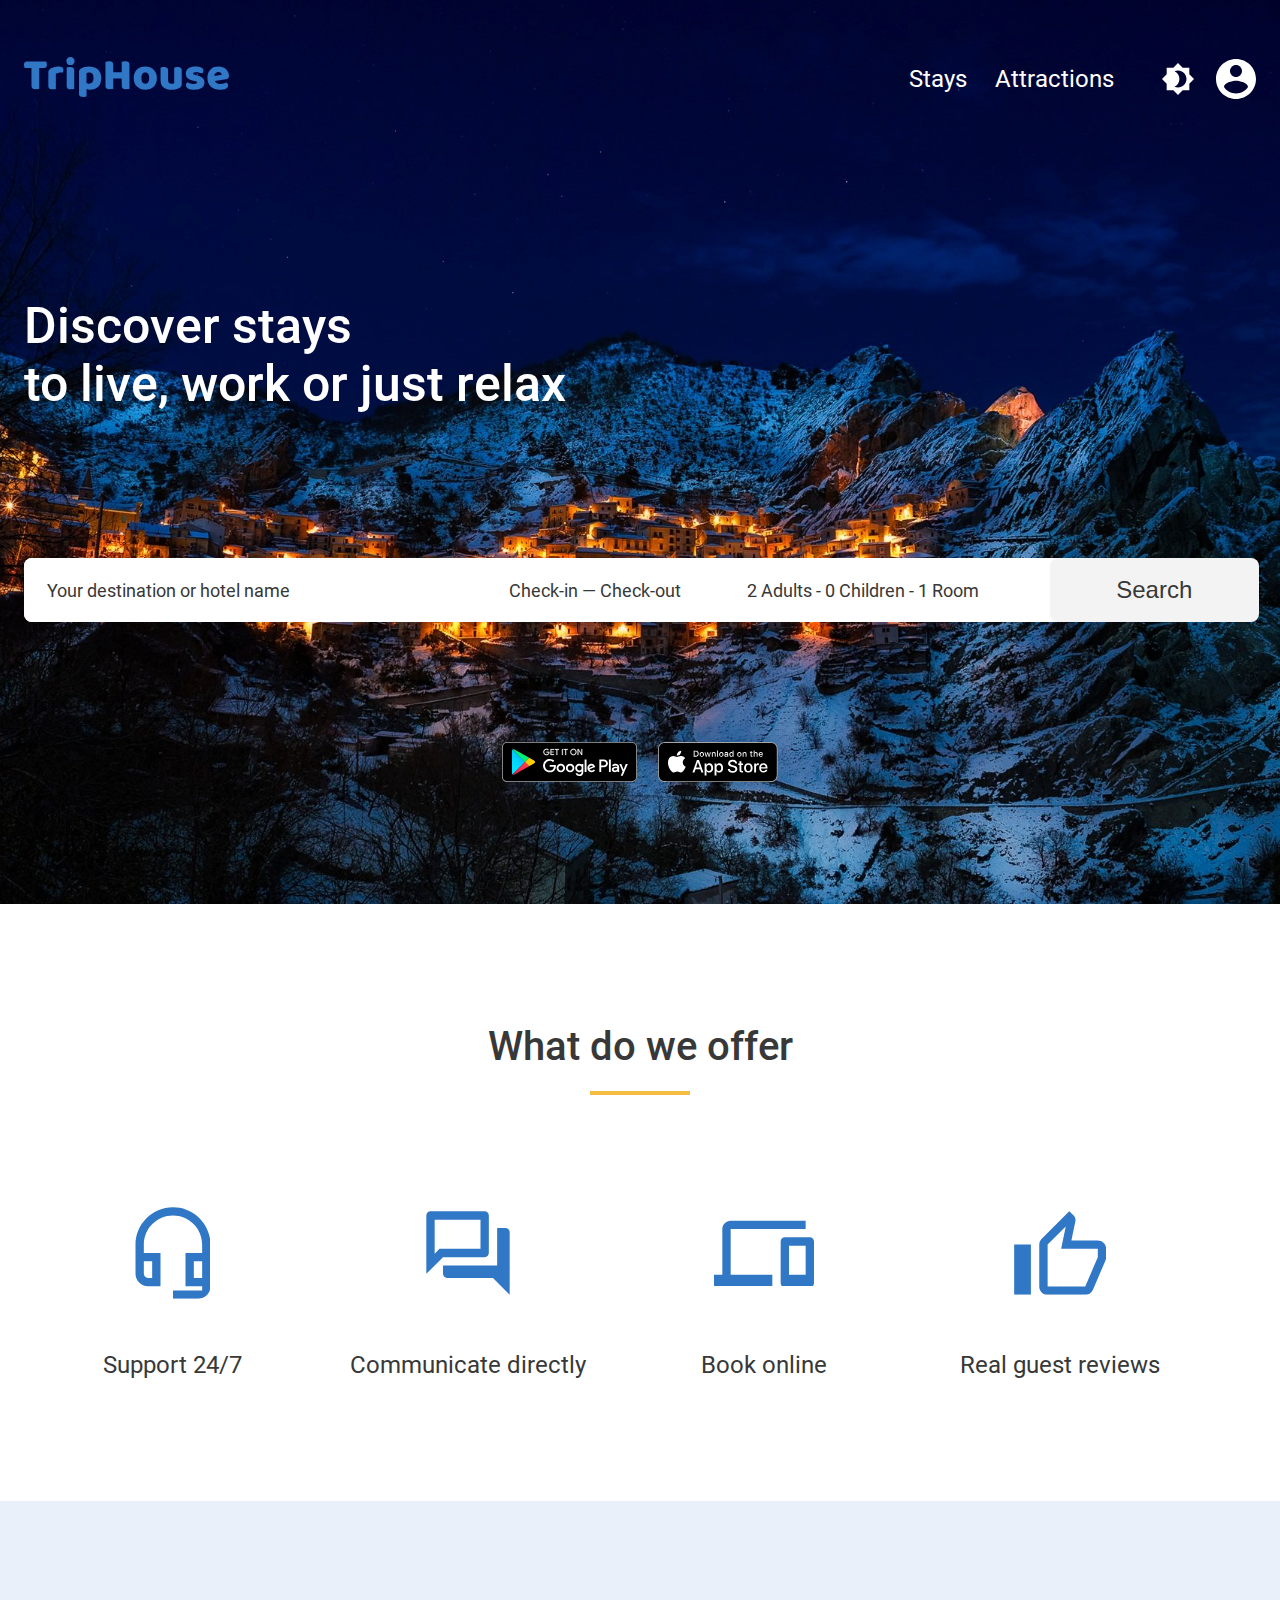
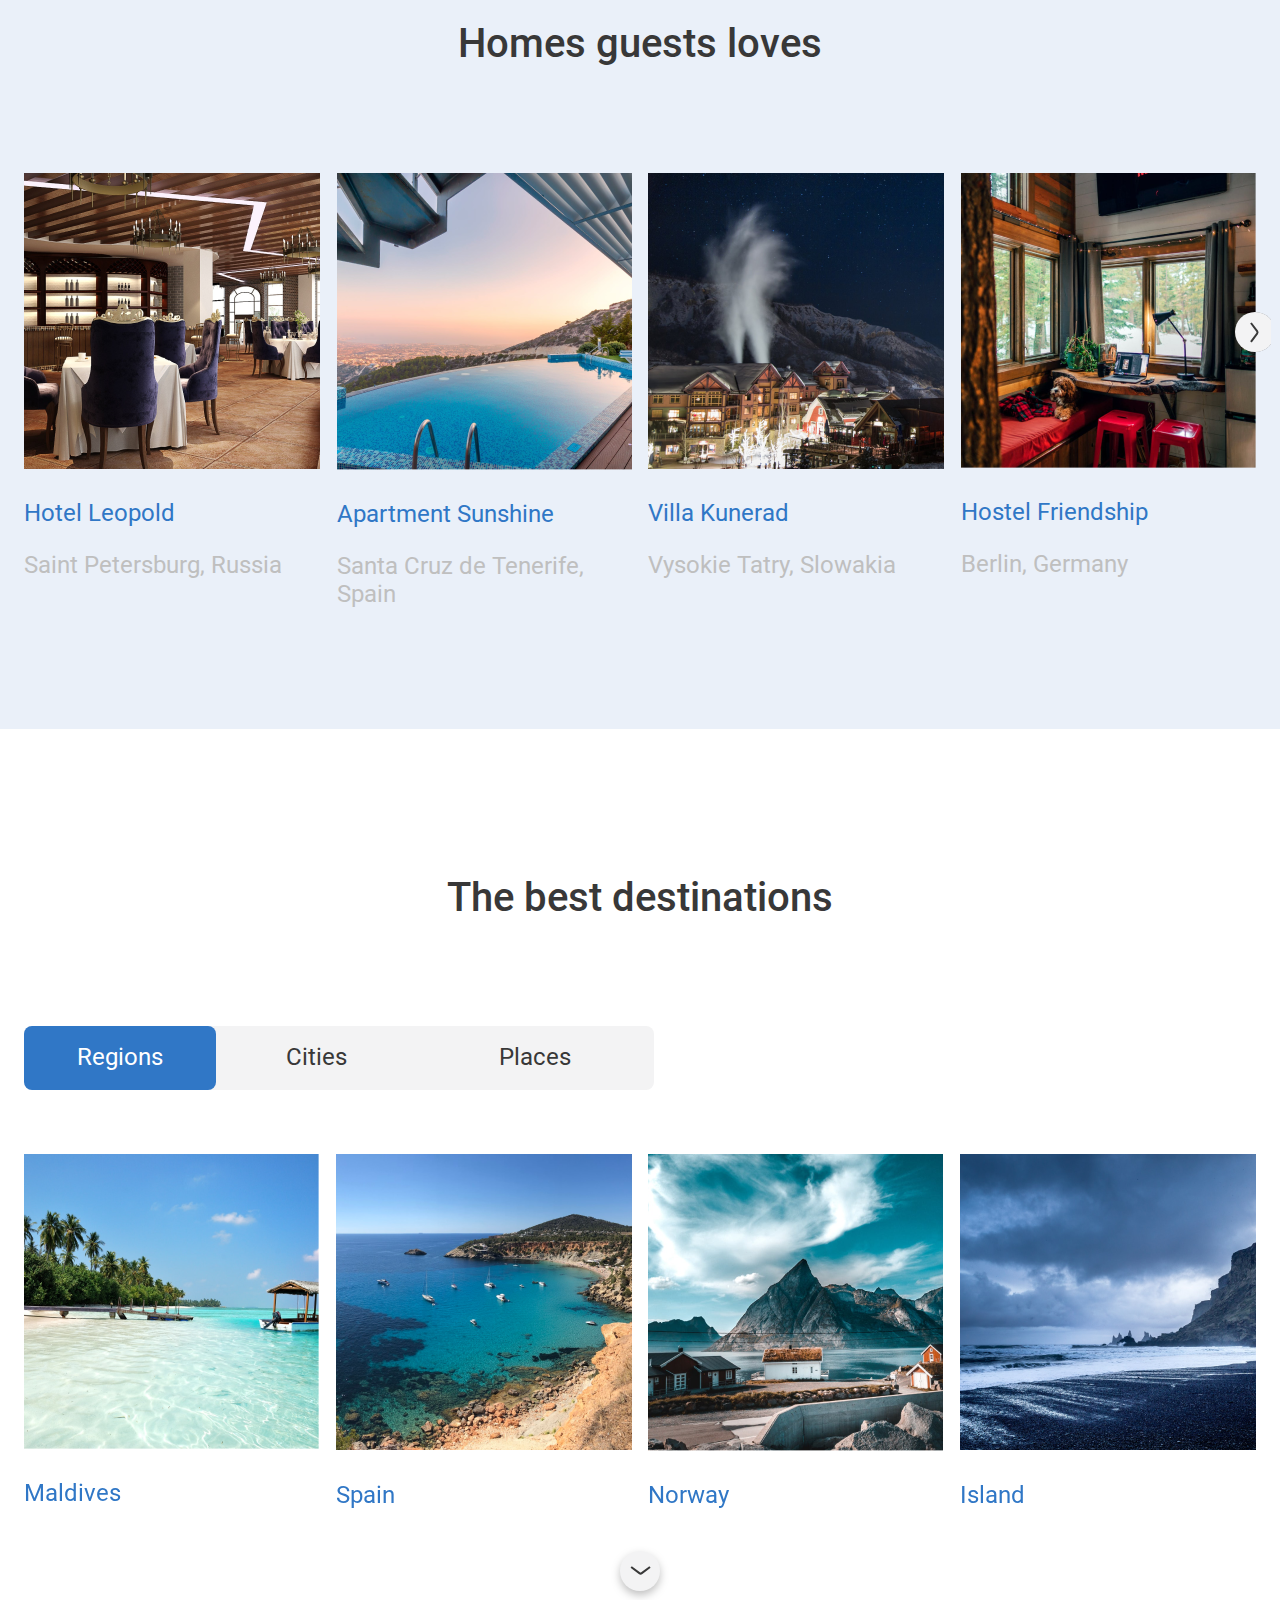
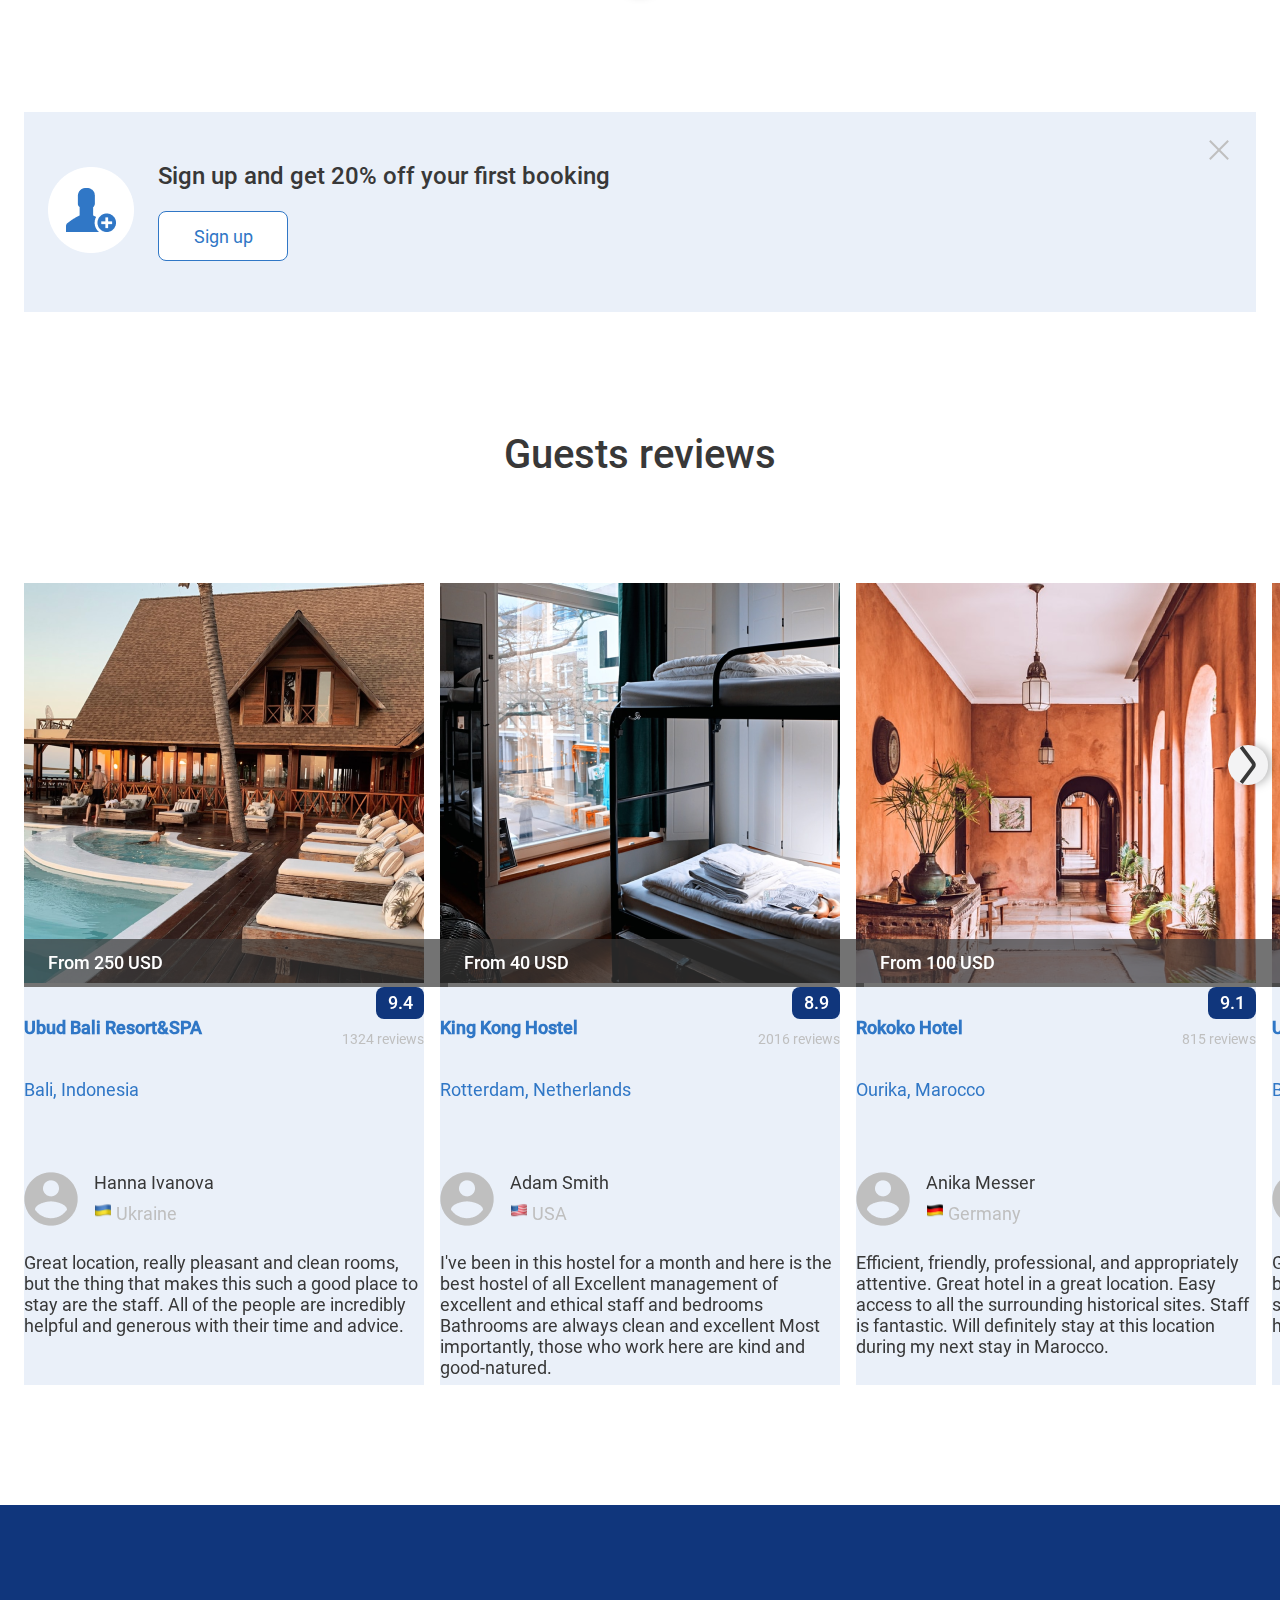
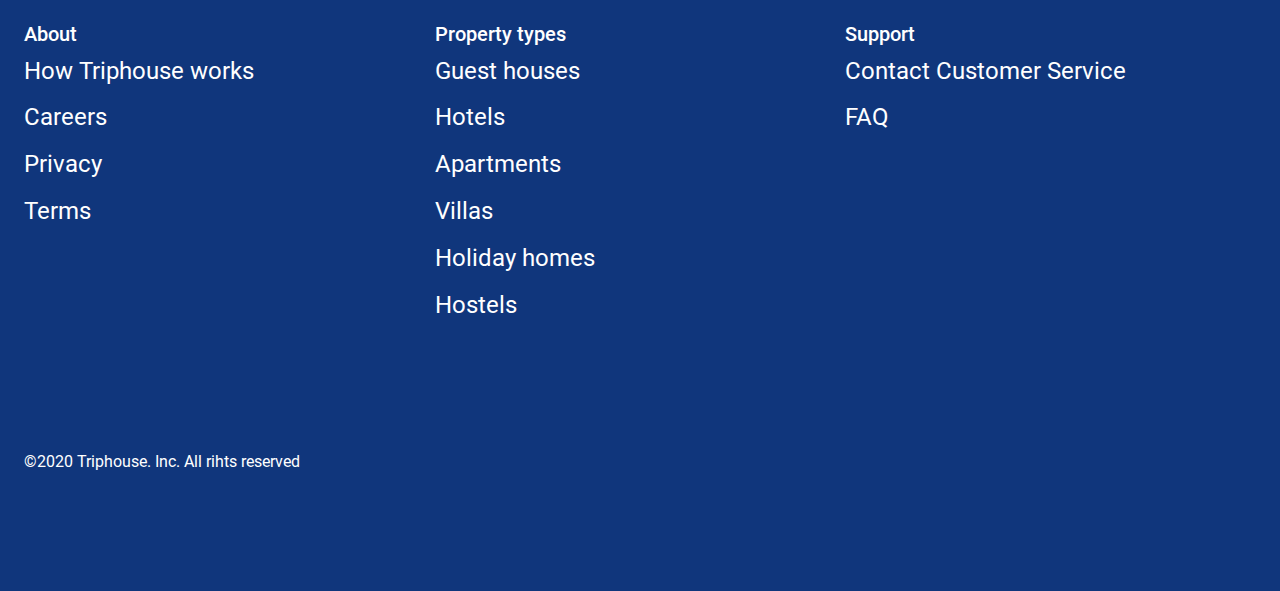
<file: index.html>
<!DOCTYPE html>
<html lang="en">

<head>
  <meta charset="UTF-8" />
  <meta name="viewport" content="width=device-width, initial-scale=1.0" />
  <link rel="icon" href="./img/ico/icon.png" type="image/x-png" />
  <link rel="apple-touch-icon" sizes="60x60" href="./img/ico/apple-touch-icon.png" />
  <link rel="icon" type="image/png" sizes="32x32" href="./img/ico/icon-32x32.png" />
  <link rel="icon" type="image/png" sizes="16x16" href="./img/ico/icon-16x16.png" />
  <link rel="manifest" href="./img/ico/site.webmanifest" />
  <link rel="mask-icon" href="/safari-pinned-tab.svg" color="#5bbad5" />
  <meta name="msapplication-TileColor" content="#da532c" />
  <meta name="theme-color" content="#ffffff" />
  <title>TripHouse</title>
  <link rel="stylesheet" href="https://unpkg.com/swiper/swiper-bundle.min.css">
  <link rel="stylesheet" href="https://cdn.jsdelivr.net/npm/bootstrap@4.5.3/dist/css/bootstrap.min.css"
    integrity="sha384-TX8t27EcRE3e/ihU7zmQxVncDAy5uIKz4rEkgIXeMed4M0jlfIDPvg6uqKI2xXr2" crossorigin="anonymous">

  <link rel="stylesheet" href="./css/style.css" />
</head>

<body>

  <header>
    <div class="container">
      <div class="header">
        <div class="header-row">
          <div class="header-heading__logo">
            <img src="./img/logoBig.svg" alt="TripHouse" class="header-heading__logo-big" />
            <img src="./img/logo_small.png" alt="TripHouse" class="header-heading__logo-small" />
          </div>
          <div class="header-menu-wrapper__col">
            <nav>
              <div class="header-menu">
                <a href="" class="header-menu__link">Stays</a>
                <a href="" class="header-menu__link">Attractions</a>
              </div>
            </nav>
            <div class="header-img-btn">
              <svg viewBox="0 0 30 30" class="header-img-btn__night">
                <use xlink:href="./img/sprite.svg#night-button"></use>
              </svg>
              <svg viewBox="0 0 40 40" class="header-img-btn__profile">
                <use xlink:href="./img/sprite.svg#account-button"></use>
              </svg>
              <a href="#" class="header-img-btn__mobile_btn"><span></span></a>
            </div>
          </div>
        </div>
        <div class="header-title-row">
          <div class="header-title__title">
            <h1>
              Discover stays<br />
              to live, work or just relax
            </h1>
          </div>
          <form class="header-form row">
            <div class="header-form-input-row">
              <div class="header-form-input__wrap"><input type="text" id="city" required /><label for="city"
                  class="city">Your destination or hotel name</label></div>
              <div class="header-form-input__wrap"><input type="text" id="date" required onblur="(this.type='text')"
                  onfocus="(this.type='date')" /><label for="date" class="date">Check-in — Check-out</label></div>
              <div class="header-form-input__wrap"><input type="text" id="people" required /><label for="people"
                  class="people">2 Adults - 0 Children - 1 Room</label></div>
              <div class="header-form-input__wrap"><input type="submit" value="Search" /></div>
            </div>
        </div>
        <div class="header-form-mobie_row">
          <div class="header-form-mobie__search">
            <svg viewBox="0 0 16 16" class="search-icon">
              <use xlink:href="./img/sprite.svg#search-icon"></use>
            </svg>
            <input type="text" class="input_search" id="search" required><label for="search"
              class="search_label label-mobile">Your destination or hotel name</label>
          </div>
          <div class="header-form-mobie__date">
            <div class="header-form-mobie__date-in"><input type="text" id="date-in" class="input_date-in" required
                onblur="(this.type='text')" onfocus="(this.type='date')"><label for="date-in"
                class="date-in label-mobile">Check-in</label></div>
            <div class="header-form-mobie__date-out"> <input type="text" id="date-out" class="input_date-out" required
                onblur="(this.type='text')" onfocus="(this.type='date')"><label for="date-out"
                class="date-out label-mobile">Check-out</label></div>
          </div>
          <div class="header-form-mobie__piople">

            <div class="header-form-mobie__adults"><input type="text" id="adults" class="input-mobile__adults"
                required><label for="adults" class="adults_label label-mobile">Adults</label></div> <span
              class="vertical-line-input-one"></span>

            <div class="header-form-mobie__children"><input type="text" class="input-mobile__children" id="children"
                required><label for="children" class="children_label label-mobile">Children</label></div> <span
              class="vertical-line-input-two"></span>
            <div class="header-form-mobie__date-rooms"><input type="text" id="rooms" class="input-mobile__rooms"
                required><label for="rooms" class="rooms_label label-mobile">Rooms</label></div>
          </div>
          <div class="header-form-mobie__search-btn">
            <input type="submit" class="search_btn" value="Search">
          </div>
        </div>
        </form>
        <div class="header-download-link-row">

          <img src="./img/google-play-badge.svg" alt="">
          <img src="./img/downloadAppStore.svg" alt="">
        </div>
      </div>
    </div>
    </div>
    </div>
  </header>
  <section>
    <div class="container">
      <div class="offer-heading__row">
        <div class="offer-heading__col-4">
          <h2>What do we offer</h2>
        </div>
      </div>
      <div class="offer__item__row">
        <div class="offer__column-3">
          <div class="icon-offer-wrapper">
            <svg class="item-offer__svg support" viewBox="0 0 75 91.67">
              <use xlink:href="./img/sprite.svg#support_icon"></use>
            </svg>
          </div>
          <span>Support 24/7</span>
        </div>
        <div class="offer__column-3">
          <div class="icon-offer-wrapper">
            <svg class="item-offer__svg message" viewBox="0 0 84 84">
              <use xlink:href="./img/sprite.svg#message_icon"></use>
            </svg>
          </div>

          <span>Communicate directly</span>
        </div>
        <div class="offer__column-3">
          <div class="icon-offer-wrapper">
            <svg class="item-offer__svg device" viewBox="0 0 100 66.67">
              <use xlink:href="./img/sprite.svg#device_icon"></use>
            </svg>
          </div>
          <span>Book online</span>
        </div>
        <div class="offer__column-3">
          <div class="icon-offer-wrapper">
            <svg class="item-offer__svg like" viewBox="0 0 91.67 83.33">
              <use xlink:href="./img/sprite.svg#like_icon"></use>
            </svg>
          </div>
          <span>Real guest reviews</span>
        </div>
      </div>
    </div>
  </section>
  <section class="guest-loves">
    <div class="container">
      <div class="guests-loves__header">
        <h2>Homes guests loves</h2>
      </div>
      <div class="guests-loves__image">
        <figure class="guests-loves__image-wrapper">
          <img src="./img/hotel.png" alt="Hotel photo" class="guests-loves__image-photo">
          <figcaption class="guests-loves__dsc-wrapper">
            <span class="guests-loves__dsc">Hotel Leopold</span>
            <span class="guests-loves__dsc-city"> Saint Petersburg, Russia</span>
          </figcaption>
        </figure>
        <figure class="guests-loves__image-wrapper" class="guests-loves__image-appartments">
          <img src="./img/apartments.png" alt="Appartments photo" class="guests-loves__image-photo">
          <figcaption class="guests-loves__dsc-wrapper">
            <span class="guests-loves__dsc">Apartment Sunshine</span>
            <span class="guests-loves__dsc-city">Santa Cruz de Tenerife,<br> Spain</span>
          </figcaption>
        </figure>
        <figure class="guests-loves__image-wrapper guests-loves__image-villa">
          <img src="./img/villa.png" alt="villa photo" class="guests-loves__image-photo">
          <figcaption class="guests-loves__dsc-wrapper">
            <span class="guests-loves__dsc">Villa Kunerad</span>
            <span class="guests-loves__dsc-city">Vysokie Tatry, Slowakia</span>
          </figcaption>
        </figure>
        <figure class="guests-loves__image-wrapper guests-loves__image-hostel">
          <img src="./img/hostel.png" alt="Hostel photo" class="guests-loves__image-photo">
          <figcaption class="guests-loves__dsc-wrapper">
            <span class="guests-loves__dsc">Hostel Friendship</span>
            <span class="guests-loves__dsc-city">Berlin, Germany</span>
          </figcaption>
          <!-- <div class="guests-loves__image-btn">
              <svg viewBox="0 0 48 48" class="guest-loves-btn-wrap">
                <use xlink:href="./img/sprite.svg#guest-loves-btn"></use>
              </svg> -->
        </figure>
        <svg fill="none" viewBox="0 0 40 40" class="next__btn" xmlns="http://www.w3.org/2000/svg" id="next-btn">
          <g filter="url(#filter0_d)">
            <circle cx="24" cy="20" r="20" fill="#F3F3F4" />
            <path d="M19.9412 29.8235L26.1 21.6118C26.6333 20.9007 26.6333 19.9229 26.1 19.2118L19.9412 11"
              stroke="#383838" stroke-width="2" />
          </g>
          <defs>
            <filter id="filter0_d" x="0" y="0" width="48" height="48" filterUnits="userSpaceOnUse"
              color-interpolation-filters="sRGB">
              <!--<feFlood flood-opacity="0" result="BackgroundImageFix"/>
              <feColorMatrix in="SourceAlpha" type="matrix" values="0 0 0 0 0 0 0 0 0 0 0 0 0 0 0 0 0 0 127 0"/>
              <feOffset dy="4"/>
              <feGaussianBlur stdDeviation="2"/> -->
              <feColorMatrix type="matrix" values="0 0 0 0 0 0 0 0 0 0 0 0 0 0 0 0 0 0 0.25 0" />
              <feBlend mode="normal" in2="BackgroundImageFix" result="effect1_dropShadow" />
              <feBlend mode="normal" in="SourceGraphic" in2="effect1_dropShadow" result="shape" />
            </filter>
          </defs>

          <use xlink:href="#next-btn"></use>
        </svg>
      </div>


    </div>
    </div>
  </section>
  <section>
    <div class="container">
      <div class="distenation">
        <div class="distenation-title">
          <h2>The best destinations</h2>
        </div>
        <div class="distenation-tab">
          <a href="#regions" class="distenation-tab__item">Regions</a>
          <a href="#cities" class="distenation-tab__item">Cities</a>
          <a href="#places" class="distenation-tab__item">Places</a>
        </div>
        <div id="regions" class="distenation-tab__content">
          <div class="distenation-image">
            <figure>
              <div class="distenation-image-items"><img src="./img/regions/maldives.png" alt="Maldives">
                <div class="distenation-image-items-button"><input type="button" value="Book now" class="book-now">
                </div>
              </div>
              <figcaption>Maldives</figcaption>
            </figure>
            <figure>
              <div class="distenation-image-items"><img src="./img/regions/spain.png" alt="Spain">
                <div class="distenation-image-items-button"><input type="button" value="Book now" class="book-now">
                </div>
              </div>
              <figcaption>Spain</figcaption>
            </figure>
            <figure>
              <div class="distenation-image-items"><img src="./img/regions/norway.png" alt="Norway">
                <div class="distenation-image-items-button"><input type="button" value="Book now" class="book-now">
                </div>
              </div>
              <figcaption>Norway</figcaption>
            </figure>
            <figure>
              <div class="distenation-image-items"><img src="./img/regions/island.png" alt="Island">
                <div class="distenation-image-items-button"><input type="button" value="Book now" class="book-now">
                </div>
              </div>
              <figcaption>Island</figcaption>
            </figure>
            <figure>
              <div class="distenation-image-items"><img src="./img/regions/japan.png" alt="Japan">
                <div class="distenation-image-items-button"><input type="button" value="Book now" class="book-now">
                </div>
              </div>
              <figcaption>Japan</figcaption>
            </figure>
            <figure>
              <div class="distenation-image-items"><img src="./img/regions/france.png" alt="France">
                <div class="distenation-image-items-button"><input type="button" value="Book now" class="book-now">
                </div>
              </div>
              <figcaption>France</figcaption>
            </figure>
            <figure>
              <div class="distenation-image-items"><img src="./img/regions/scottland.png" alt="Scottland">
                <div class="distenation-image-items-button"><input type="button" value="Book now" class="book-now">
                </div>
              </div>
              <figcaption>Scottland</figcaption>
            </figure>
            <figure>
              <div class="distenation-image-items"><img src="./img/regions/russian.png" alt="Russian">
                <div class="distenation-image-items-button"><input type="button" value="Book now" class="book-now">
                </div>
              </div>
              <figcaption>Russian</figcaption>
            </figure>
          </div>
        </div>
        <div id="cities" class="distenation-tab__content">
          <div class="distenation-image">
            <figure>
              <div class="distenation-image-items"><img src="./img/cities/germany.png" alt="Berlin, Germany">
                <div class="distenation-image-items-button"><input type="button" value="Book now" class="book-now">
                </div>
              </div>
              <figcaption>Berlin, Germany</figcaption>
            </figure>
            <figure>
              <div class="distenation-image-items"><img src="./img/cities/france.png" alt=">Paris, France">
                <div class="distenation-image-items-button"><input type="button" value="Book now" class="book-now">
                </div>
              </div>
              <figcaption>Paris, France</figcaption>
            </figure>
            <figure>
              <div class="distenation-image-items"><img src="./img/cities/budapest.png" alt="Budapest, Hungary">
                <div class="distenation-image-items-button"><input type="button" value="Book now" class="book-now">
                </div>
              </div>
              <figcaption>Budapest, Hungary</figcaption>
            </figure>
            <figure>
              <div class="distenation-image-items"><img src="./img/cities/london.png" alt="London, United Kingdom">
                <div class="distenation-image-items-button"><input type="button" value="Book now" class="book-now">
                </div>
              </div>
              <figcaption>London, United Kingdom</figcaption>
            </figure>
            <figure>
              <div class="distenation-image-items"><img src="./img/cities/spain.png" alt="Barcelona, Spain">
                <div class="distenation-image-items-button"><input type="button" value="Book now" class="book-now">
                </div>
              </div>
              <figcaption>Barcelona, Spain</figcaption>
            </figure>
            <figure>
              <div class="distenation-image-items"><img src="./img/cities/georgia.png" alt="Tbilisi, Georgia">
                <div class="distenation-image-items-button"><input type="button" value="Book now" class="book-now">
                </div>
              </div>
              <figcaption>Tbilisi, Georgia</figcaption>
            </figure>
            <figure>
              <div class="distenation-image-items"><img src="./img/cities/moscow.png" alt="Moscow, Russia">
                <div class="distenation-image-items-button"><input type="button" value="Book now" class="book-now">
                </div>
              </div>
              <figcaption>Moscow, Russia</figcaption>
            </figure>
            <figure>
              <div class="distenation-image-items"><img src="./img/cities/amsterdam.png" alt="Amsterdam, Netherlands">
                <div class="distenation-image-items-button"><input type="button" value="Book now" class="book-now">
                </div>
              </div>
              <figcaption>Amsterdam, Netherlands</figcaption>
            </figure>
          </div>
        </div>
        <div id="places" class="distenation-tab__content">
          <div class="distenation-image">
            <figure>
              <div class="distenation-image-items"><img src="./img/places/castle.png"
                  alt="Edinburgh Castle, Edinburgh, United Kingdom">
                <div class="distenation-image-items-button"><input type="button" value="Book now" class="book-now">
                </div>
              </div>
              <figcaption>Edinburgh Castle, Edinburgh, United Kingdom</figcaption>
            </figure>
            <figure>
              <div class="distenation-image-items"><img src="./img/places/german.png"
                  alt="Neuschwanstein, Fussen, Germany">
                <div class="distenation-image-items-button"><input type="button" value="Book now" class="book-now">
                </div>
              </div>
              <figcaption>Neuschwanstein, Fussen, Germany</figcaption>
            </figure>
            <figure>
              <div class="distenation-image-items"><img src="./img/places/london.png"
                  alt="Big Ben, London, United Kingdom">
                <div class="distenation-image-items-button"><input type="button" value="Book now" class="book-now">
                </div>
              </div>
              <figcaption>Big Ben, London, United Kingdom</figcaption>
            </figure>
            <figure>
              <div class="distenation-image-items"><img src="./img/places/italy.png" alt="Colosseum, Roma, Italy">
                <div class="distenation-image-items-button"><input type="button" value="Book now" class="book-now">
                </div>
              </div>
              <figcaption>Colosseum, Roma, Italy</figcaption>
            </figure>
            <figure>
              <div class="distenation-image-items"><img src="./img/places/switzerland.png"
                  alt="Matterhorn, Zermatt, Switzerland">
                <div class="distenation-image-items-button"><input type="button" value="Book now" class="book-now">
                </div>
              </div>
              <figcaption>Matterhorn, Zermatt, Switzerland</figcaption>
            </figure>
            <figure>
              <div class="distenation-image-items"><img src="./img/places/poland.png" alt="Morskie Oko, Poland">
                <div class="distenation-image-items-button"><input type="button" value="Book now" class="book-now">
                </div>
              </div>
              <figcaption>Morskie Oko, Poland</figcaption>
            </figure>
            <figure>
              <div class="distenation-image-items"><img src="./img/places/croatia.png" alt="Krka, Croatia">
                <div class="distenation-image-items-button"><input type="button" value="Book now" class="book-now">
                </div>
              </div>
              <figcaption>Krka, Croatia</figcaption>
            </figure>
            <figure>
              <div class="distenation-image-items"><img src="./img/places/potrugaliya.png"
                  alt="Cabo da roca, Sintra, Portugal">
                <div class="distenation-image-items-button"><input type="button" value="Book now" class="book-now">
                </div>
              </div>
              <figcaption>Cabo da roca, Sintra, Portugal</figcaption>
            </figure>
          </div>
        </div>
        <div class="destenation-btn-slider-mobile">
          <div class="btn-slider-mobile"><svg width="20" height="20" viewBox="0 -5 20 20" fill="none"
              xmlns="http://www.w3.org/2000/svg">
              <path d="M1.17647 1.00001L9.38823 7.15884C10.0993 7.69217 11.0771 7.69217 11.7882 7.15884L20 1.00001"
                stroke="#383838" stroke-width="2" />
            </svg>
          </div>
        </div>
        <div class="destenation-btn-slider">
          <div class="btn-slider"><svg width="21" height="9" viewBox="0 0 21 9" fill="none"
              xmlns="http://www.w3.org/2000/svg">
              <path d="M1.17647 1.00001L9.38823 7.15884C10.0993 7.69217 11.0771 7.69217 11.7882 7.15884L20 1.00001"
                stroke="#383838" stroke-width="2" />
            </svg>
          </div>
        </div>
      </div>
      <div class="distenation-banner">
        <div class="distenation-banner-image">
          <img src="./img/user.png" alt="user avatar">
        </div>
        <div class="distenation-banner-dsc">
          <span>Sign up and get 20% off your first booking</span>
          <a href="" class="distenation-banner-dsc__btn">Sign up</a>
        </div>
        <div class="distenation-banner-btn">
          <span class="distenation-banner__close"></span>
        </div>
      </div>
    </div>
  </section>
  <section class="section-reviews">
    <div class="container">
      <div class="reviews">
        <div class="reviews-title">
          <h2>Guests reviews</h2>
        </div>
        <div class="slider-swiper">
        <div class="swiper-container">
          <div class="reviews-card swiper-wrapper">
            <div class="card swiper-slide">
              <div class="crad-img-wrapper info-country__bali"><img src="./img/bali-reviews.png"
                  class="reviews-image-card card-img-top" alt="Ubud Bali Resort&SPA"></div>
              <div class="card-body">
                <div class="card-body-mark">
                  <div class="card-title-wrapper">
                    <h5 class="card-title">Ubud Bali Resort&SPA</h5>
                    <h6>Bali, Indonesia</h6>
                  </div>
                  <div class="card-mark-wrapper">
                    <div class="card-mark"><span>9.4</span></div>  
                    <div class="card-reviews">
                      <span>1324 reviews</span>
                    </div>
                  </div>
                </div>
                <div class="card-body-account">
                  <div class="card-body-account__img">
                    <img src="./img/account-photo.png" alt="account-photo">
                  </div>
                  <div class="card-body-account__info">
                    <div class="card-body-account__info-name"><span>Hanna Ivanova</span></div>
                    <div class="card-body-account__info-country"><img src="./img/ukraine.svg" alt="flag ukraine"><span>Ukraine</span></div>
                  </div>
                </div>
                <p class="card-text">Great location, really pleasant and clean rooms, but the thing that makes this such a good place to stay are the staff. All of the people are incredibly helpful and generous with their time and advice. </p>
               
              </div>
            </div>
            <div class="card swiper-slide">
              <div class="crad-img-wrapper crad-img__rotterdam"> <img src="./img/king-kong-reviews.png" class="card-img-top" alt="Ubud Bali Resort&SPA">
              </div>
              <div class="card-body">
                <div class="card-body-mark">
                  <div class="card-title-wrapper">
                    <h5 class="card-title">King Kong Hostel</h5>
                    <h6>Rotterdam, Netherlands</h6>
                  </div>
                  <div class="card-mark-wrapper">
                    <div class="card-mark"><span>8.9</span></div>  
                    <div class="card-reviews">
                      <span>2016 reviews</span>
                    </div>
                  </div>
                </div>
                <div class="card-body-account">
                  <div class="card-body-account__img">
                    <img src="./img/account-photo.png" alt="account-photo">
                  </div>
                  <div class="card-body-account__info">
                    <div class="card-body-account__info-name"><span>Adam Smith</span></div>
                    <div class="card-body-account__info-country info-country__usa"><img src="./img/USA.svg" alt="flag USA"><span>USA</span></div>
                  </div>
                </div>
                <p class="card-text">I've been in this hostel for a month and here is the best hostel of all
                  Excellent management of excellent and ethical staff and bedrooms Bathrooms are always clean and excellent
                  Most importantly, those who work here are kind and good-natured.</p>
               
              </div>
            </div>
            <div class="card swiper-slide">
              <div class="crad-img-wrapper crad-img__marocco"><img src="./img/rokoko-reviews.png" class="card-img-top" alt="Rokoko Hotel"></div>
              <div class="card-body">
                <div class="card-body-mark">
                  <div class="card-title-wrapper">
                    <h5 class="card-title">Rokoko Hotel</h5>
                    <h6>Ourika, Marocco</h6>
                  </div>
                  <div class="card-mark-wrapper">
                    <div class="card-mark"><span>9.1</span></div>  
                    <div class="card-reviews">
                      <span>815 reviews</span>
                    </div>
                  </div>
                </div>
                <div class="card-body-account">
                  <div class="card-body-account__img">
                    <img src="./img/account-photo.png" alt="account-photo">
                  </div>
                  <div class="card-body-account__info">
                    <div class="card-body-account__info-name"><span>Anika Messer</span></div>
                    <div class="card-body-account__info-country info-country__germany"><img src="./img/germany.svg" alt="flag germany"><span>Germany</span></div>
                  </div>
                </div>
                <p class="card-text">Efficient, friendly, professional, and appropriately attentive. Great hotel in a great location. Easy access to all the surrounding historical sites. Staff is fantastic. Will definitely stay at this location during my next stay in Marocco.</p>
               
              </div>
            </div>
            <div class="card swiper-slide">
              <div class="crad-img-wrapper"><img src="./img/rokoko-reviews.png" class="card-img-top" alt="Ubud Bali Resort&SPA"></div>
              <div class="card-body">
                <div class="card-body-mark">
                  <div class="card-title-wrapper">
                    <h5 class="card-title">Ubud Bali Resort&SPA</h5>
                    <h6>Bali, Indonesia</h6>
                  </div>
                  <div class="card-mark-wrapper">
                    <div class="card-mark"><span>9.4</span></div>  
                    <div class="card-reviews">
                      <span>1324 reviews</span>
                    </div>
                  </div>
                </div>
                <div class="card-body-account">
                  <div class="card-body-account__img">
                    <img src="./img/account-photo.png" alt="account-photo">
                  </div>
                  <div class="card-body-account__info">
                    <div class="card-body-account__info-name"><span>Hanna Ivanova</span></div>
                    <div class="card-body-account__info-country"><img src="./img/ukraine.svg" alt="flag ukraine"><span>Ukraine</span></div>
                  </div>
                </div>
                <p class="card-text">Great location, really pleasant and clean rooms, but the thing that makes this such a good place to stay are the staff. All of the people are incredibly helpful and generous with their time and advice. </p>
              </div>
            </div>
          </div>
          <div class="swiper-pagination"></div>
        </div>
        <div class="card-btn-slider card-btn-slider-prev swiper-button-prev"><svg width="21" height="9" viewBox="0 0 21 9" fill="none"
          xmlns="http://www.w3.org/2000/svg">
          <path d="M1.17647 1.00001L9.38823 7.15884C10.0993 7.69217 11.0771 7.69217 11.7882 7.15884L20 1.00001"
            stroke="#383838" stroke-width="2" />
        </svg>
      </div>
      <div class="card-btn-slider card-btn-slider-next swiper-button-next"><svg width="21" height="9" viewBox="0 0 21 9" fill="none"
        xmlns="http://www.w3.org/2000/svg">
        <path d="M1.17647 1.00001L9.38823 7.15884C10.0993 7.69217 11.0771 7.69217 11.7882 7.15884L20 1.00001"
          stroke="#383838" stroke-width="2" />
      </svg>
    </div>
        </div>
        
    
  </div>
      </div>
    </div>
    <div class="banner">
      <div class="container"> 
        <div class="banner-wrapper">
      <img src="./img/btn-close.svg" alt="close" class="banner-close">
      <img src="./img/logo-banner.png" alt="TripHouse">
      <span>Sign up in the app and get 20% off your first booking</span>
      <a href="">Install</a>
    </div>
  </div>
    </div>
  </section>
  
  <footer>
    <div class="container">
      <div class="footer">
        <div class="footer-logo__row">
          <img src="./img/logo_footer.png" alt="TripHouse logo" />
        </div>
        <div class="footer-list__row">
          <div class="footer-list__col-2">
            <ul class="footer__items items1">
              <a href="#">
                <h4>About</h4>
              </a>
              <li>
                <a href="#" class="footer__item">How Triphouse works</a>
              </li>
              <li><a href="#" class="footer__item">Careers</a></li>
              <li><a href="#" class="footer__item">Privacy</a></li>
              <li><a href="#" class="footer__item">Terms</a></li>
            </ul>
          </div>
          <div class="footer-list__col-2">
            <ul class="footer__items">
              <a href="#">
                <h4>Property types</h4>
              </a>
              <li><a href="#" class="footer__item">Guest houses</a></li>
              <li><a href="#" class="footer__item">Hotels</a></li>
              <li><a href="#" class="footer__item">Apartments</a></li>
              <li><a href="#" class="footer__item">Villas</a></li>
              <li><a href="#" class="footer__item">Holiday homes</a></li>
              <li><a href="#" class="footer__item">Hostels</a></li>
            </ul>
          </div>
          <div class="footer-list__col-2">
            <ul class="footer__items">
              <a href="#" class="footer__item">
                <h4 class="footer_items-3">Support</h4>
              </a>
              <li>
                <a href="#" class="footer__item">Contact Customer Service</a>
              </li>
              <li><a href="#" class="footer__item">FAQ</a></li>
            </ul>
          </div>
        </div>
        <div class="footer-copyright">
          <span>&copy;2020 Triphouse. Inc. All rihts reserved</span>
        </div>
      </div>
    </div>
  </footer>
  <script src="https://code.jquery.com/jquery-3.5.1.slim.min.js"
    integrity="sha384-DfXdz2htPH0lsSSs5nCTpuj/zy4C+OGpamoFVy38MVBnE+IbbVYUew+OrCXaRkfj" crossorigin="anonymous">
  </script>
  <script src="https://cdn.jsdelivr.net/npm/bootstrap@4.5.3/dist/js/bootstrap.bundle.min.js"
    integrity="sha384-ho+j7jyWK8fNQe+A12Hb8AhRq26LrZ/JpcUGGOn+Y7RsweNrtN/tE3MoK7ZeZDyx" crossorigin="anonymous">
  </script>

  <script src="https://code.jquery.com/jquery-3.5.1.min.js"
    integrity="sha256-9/aliU8dGd2tb6OSsuzixeV4y/faTqgFtohetphbbj0=" crossorigin="anonymous"></script>
  <script src="./script/script.js"></script>
  <script src="https://unpkg.com/swiper/swiper-bundle.min.js"></script>
</body>

</html>
</file>
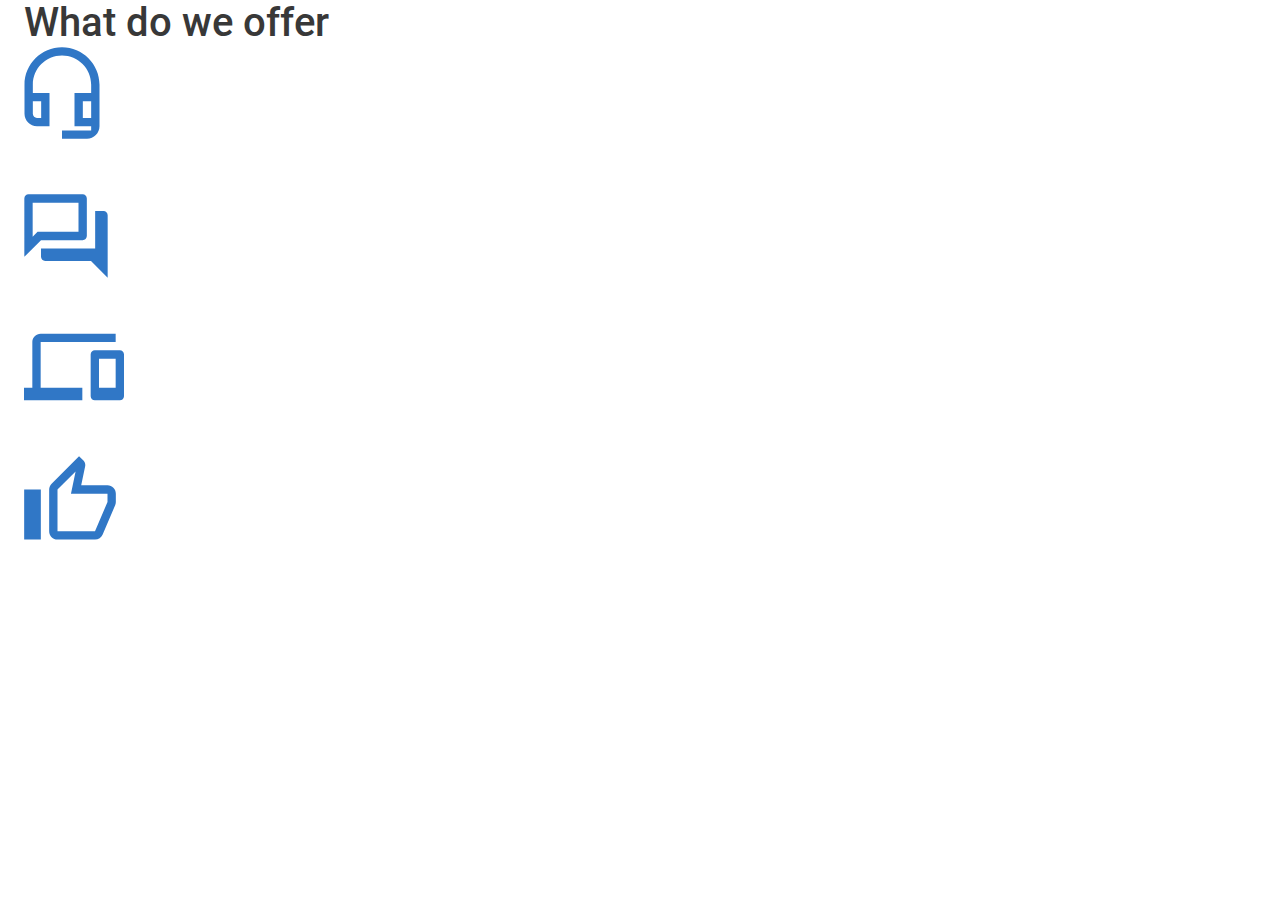
<file: index2.html>
<!DOCTYPE html>
<html lang="en">
  <head>
    <meta charset="UTF-8" />
    <meta name="viewport" content="width=device-width, initial-scale=1.0" />
    <link rel="stylesheet" href="./css/style.css" />
    <link rel="preconnect" href="https://fonts.gstatic.com" />
    <link
      href="https://fonts.googleapis.com/css2?family=Roboto:ital,wght@0,100;0,300;0,400;0,500;0,700;0,900;1,100;1,300;1,400;1,500;1,700;1,900&display=swap"
      rel="stylesheet"
    />
    <title>TripHouse</title>
  </head>
  <body>
    <section>
      <div class="container">
        <div class="sectionOffer">
          <h2>What do we offer</h2>
        </div>
        <div class="offerbox">
          <div class="offer">
            <img src="./img/support.svg" alt="support image" />
            <p>Support 24/7</p>
          </div>
          <div class="offer">
            <img src="./img/message.svg" alt="communicate image" />
            <p>Communicate directly</p>
          </div>
          <div class="offer">
            <img src="./img/devices.svg" alt="devices image" />
            <p>Book online</p>
          </div>
          <div class="offer">
            <img src="./img/like.svg" alt="real guest image" />
            <p>Real guest reviews</p>
          </div>
        </div>
      </div>
    </section>
  </body>
</html>
</file>
<file: css/style.css>
@import url("./fonts.css");
body {
  font-family: "Roboto", sans-serif;
  padding: 0;
  margin: 0;
  box-sizing: border-box;
  color: #ffffff;
}
ul,
h2 {
  font-size: 40px;
  font-weight: 500;
  line-height: 46.88px;
  color: #383838;
  margin-block-end: 0;
  margin-block-start: 0;
  list-style: none;
}
.container {
  width: 100%;
  max-width: 1232px;
  margin: 0 auto;
}
a:hover {
  color: #ffffff;
  text-decoration: none;
}
h1 {
  font-weight: 500;
  font-size: 50px;
  line-height: 58px;
  margin: 0;
  padding: 0;
}
/*offer*/
.offer__item__row span {
  font-size: 24px;
  font-weight: normal;
  line-height: 28px;
  color: #383838;
}
h4 {
  font-weight: 500;
  font-size: 20px;
  line-height: 23px;
}

.offer-heading__row {
  display: flex;
  justify-content: center;
  padding-top: 120px;
}
.offer-heading__col-4 h2::after {
  content: "";
  display: block;
  height: 4px;
  width: 100px;
  background-color: #f5bd41;

  margin: 20px auto;
}
.like {
  width: 92px;
}
.message {
  width: 84px;
}
.support {
  width: 75px;
}
.device {
  width: 100px;
}
.offer__item__row {
  display: flex;
  padding-bottom: 122px;
}
.offer__column-3 {
  flex-basis: 296px;
  text-align: center;
  margin-top: 88px;
}
.icon-offer-wrapper {
  height: 100px;
  display: flex;
  justify-content: center;
  align-items: center;
  margin-bottom: 48px;
}

/*footer*/
.footer-list__row ul {
  padding: 0;
}
footer {
  background-color: #10367c;
}
.footer-logo__row {
  display: none;
}
a {
  text-decoration: none;
  font-weight: 400;
  font-size: 24px;
  line-height: 23px;
  color: #ffffff;
}
h4 {
  font-weight: 500;
  font-size: 20px;
  line-height: 18px;
  margin: 0;
}
.footer-list__row li {
  list-style: none;
}
.footer-list__row {
  display: flex;
  padding-top: 120px;
  padding-bottom: 64px;
}
.footer-list__col-2 {
  flex-basis: 33.333%;
}
.footer-copyright {
  padding-bottom: 120px;
  padding-top: 64px;
}
/*header*/
header {
  background: url(../img/headerphoto.png) no-repeat center / cover;
  min-height: 100vh;
}
.header-row {
  display: flex;
  padding-top: 57px;
}
.header-menu-wrapper__col {
  display: flex;
  margin-left: auto;
  justify-content: center;
  align-items: center;
}

.header-img-btn {
  display: flex;
  justify-content: center;
  align-items: center;
}
.header-img-btn__night {
  margin-right: 22px;
}
.header-menu a {
  position: relative;
}
.header-menu__link:after {
  display: block;
  content: "";
  width: 0;
  height: 4px;
  position: absolute;
  background-color: #f5bd41;
  bottom: -12px;
  left: 0;
  opacity: 0;
}
.header-menu__link:hover:after,
.header-menu__link:active:after {
  width: 100%;
  opacity: 1;
  transition: all 0.5s ease-in-out;
}

.header-menu a:first-child {
  margin-right: 24px;
}
.header-menu a:last-child {
  margin-right: 48px;
}
.header-img-btn__night {
  width: 32px;
  height: 32px;
}
.header-img-btn__profile {
  width: 40px;
  height: 40px;
}

.header-title__title {
  padding-top: 196px;
}

.header-form-input__wrap input {
  width: 97%;
  height: 64px;
  border-radius: 8px;
  padding: 0;
  border: 0;
  padding-left: 24px;
  font-size: 18px;
  font-weight: 400;
}
.header-form-input__wrap:first-child {
  width: 37%;
}
.header-form-input__wrap:nth-child(2) {
  width: 17%;
  margin-right: 5px;
}
.header-form-input__wrap:nth-child(3) {
  width: 24%;
}
.header-form-input__wrap:nth-child(4) {
  width: 17%;
}
.header-form-input__wrap:nth-child(4) input {
  font-size: 24px;
  padding: 0;
  font-weight: 500;
  color: #383838;
  width: 100%;
  background-color: #f3f3f4;
  transition: 0.2s;
  margin-left: 3px;
}
.header-form-input__wrap:nth-child(4) input:hover {
  color: #ffffff;
  background-color: #3077c6;
  transition: 0.2s;
}
.header-form-input-row {
  display: flex;
  width: 100%;
  justify-content: space-between;
  align-items: center;
  background-color: #ffffff;
  border-radius: 8px;
  height: 64px;
  margin-top: 145px;
}
.header-form-input__wrap input:focus {
  border: 3px solid #f5bd41;
  outline: 0px;
}
.header-form-input__wrap input:focus ~ label,
.header-form-input__wrap input:not(:focus):valid ~ label {
  top: -70%;
  color: #ffffff;
  transition: 0.5s;
}
.header-form-input__wrap {
  position: relative;
}
label:hover,
input:hover {
  cursor: pointer;
}
.header-form-input-row label {
  position: absolute;
  color: #383838;
  font-size: 18px;
  line-height: 21px;
  top: 35%;
  left: 5%;
  transition: 0.5s;
}

.header-download-link-row {
  margin: 0 auto;
  text-align: center;
  padding-top: 120px;
  padding-bottom: 118px;
}
.header-download-link-row img:first-child {
  margin-right: 17px;
}
.header-heading__logo-small {
  display: none;
}
.header-form-mobie_row {
  display: none;
}
/* BLOCK GUEST LOVES */
.guest-loves {
  background-color: #eaf0f9;
}
.guests-loves__header {
  display: flex;
  justify-content: center;
  align-items: center;
  padding-top: 120px;
}
.guests-loves__image {
  display: flex;
  justify-content: space-between;
  position: relative;
  padding-bottom: 121px;
  padding-top: 105px;
}
.guest-loves-btn-wrap {
  width: 40px;
  height: 40px;
}

figure {
  color: #3077c6;
  font-size: 24px;
  line-height: 28px;
  margin: 0;
}
.guests-loves__dsc-wrapper {
  display: flex;
  flex-direction: column;
}
.guests-loves__dsc {
  padding: 24px 0;
}
.guests-loves__dsc-city {
  color: #bfbfbf;
}
.next__btn {
  display: block;
  width: 40px;
  height: 40px;
  position: absolute;
  right: -1.2%;
  top: 37%;
}
/*destinations section*/
.distenation-tab .distenation-tab__item:hover {
  background-color: #3077C6;
}
.distenation-title {
  text-align: center;
}
.distenation-tab {
  display: inline-block;
  margin-top: 104px;
  margin-bottom: 64px;
  background-color: #f3f3f4;
  border-radius: 8px;
}
.distenation-tab__item {
  display: inline-flex;
  font-size: 24px;
  color: #383838;
  height: 64px;
  border-radius: 8px;
  justify-content: center;
  align-items: center;
  width: 192px;
}
.distenation-tab__item:nth-child(3) {
  width: 238px;
}
.distenation-tab__item--active {
  color: #ffffff;
  background-color: #3077c6;
  transition: 0.5s;
}
.distenation-tab__item:hover {
  background-color: #bfbfbf;
  transition: 0.5s;
}
.distenation-image {
  display: flex;
  flex-wrap: wrap;
  justify-content: space-between;
  height: 390px;
  overflow: hidden;
  transition: 0.5s;
}
.distenation-image-active {
  display: flex;
  flex-wrap: wrap;
  justify-content: space-between;
  overflow: hidden;
  height: auto;
  transition: 0.5s;
}
.distenation-tab__content {
  width: 0;
  height: 0;
  opacity: 0;
  transform: rotateY(180deg);
}
.distenation-tab__content--active {
  display: block;
  opacity: 1;
  transition: 1s ease-in-out;
  width: auto;
  height: auto;
  transform: rotateY(360deg);
  transition: 2s;
}
.distenation-image figcaption {
  margin-top: 24px;
  max-width: 295px;
}
.distenation-image figure {
  margin-inline-start: 0;
  margin-inline-end: 0;
  margin-bottom: 75px;
}

.distenation-image-items {
  position: relative;
}
.distenation-image-items-button {
  width: 0;
  height: 0;
  opacity: 0;
  top: 50%;
  left: 50%;
}
.distenation-image-items:hover .distenation-image-items-button {
  position: absolute;
  display: flex;
  width: 295px;
  height: 295px;
  top: 0;
  background: rgba(56, 56, 56, 0.4);
  box-shadow: inset 0px 4px 70px rgba(56, 56, 56, 0.5);
  justify-content: center;
  align-items: center;
  transition: 0.5s;
  opacity: 1;
  left: 0;
}
.book-now {
  font-size: 18px;
  color: #3077c6;
  border: 1px solid #3077c6;
  padding: 13px 24px;
  border-radius: 8px;
  background-color: #ffffff;
}
.btn-slider {
  background-color: #f3f3f4;
  filter: drop-shadow(0px 4px 4px rgba(0, 0, 0, 0.25));
  border-radius: 50%;
  width: 40px;
  height: 40px;
  display: flex;
  justify-content: center;
  align-items: center;
  margin-top: 7px;
}
.btn-slider-active {
  filter: drop-shadow(0px -4px 4px rgba(0, 0, 0, 0.25));
  transform: rotateX(180deg);
  margin-top: 0;
}
.distenation {
  padding-top: 146px;
  padding-bottom: 121px;
}
.destenation-btn-slider {
  display: flex;
  justify-content: center;
  align-items: center;
}
.distenation-banner {
  background-color: #eaf0f9;
  display: flex;
  align-items: center;
  height: 200px;
  position: relative;
  opacity: 1;
  transition: 0.5s;
}
.distenation-banner--hiden {
  opacity: 0;
  transform: scalex(0);
  transition: 0.5s;
}
.distenation-banner--disable {
  display: none;
}
.distenation-banner-image {
  margin-left: 24px;
}
.distenation-banner-dsc {
  display: flex;
  flex-direction: column;
  justify-content: center;
  margin-left: 24px;
}
.distenation-banner-dsc span {
  font-size: 24px;
  color: #383838;
  font-weight: 500;
}
.distenation-banner-dsc__btn {
  display: flex;
  width: 128px;
  height: 48px;
  border: 1px solid #3077c6;
  background-color: #ffffff;
  color: #3077c6;
  font-size: 18px;
  justify-content: center;
  align-items: center;
  border-radius: 8px;
  margin-top: 21px;
}
.distenation-banner-btn {
  position: absolute;
  right: 24px;
  top: 24px;
}

.distenation-banner-btn:hover {
  cursor: pointer;
}
.distenation-banner__close {
  display: block;
  position: relative;
  width: 26px;
  height: 26px;
}
.distenation-banner__close::after,
.distenation-banner__close::before {
  display: block;
  position: absolute;
  content: "";
  width: 100%;
  height: 2px;
  background-color: #bfbfbf;
  top: 50%;
}
.distenation-banner__close::after {
  transform: rotate(45deg);
}
.distenation-banner__close::before {
  transform: rotate(-45deg);
}
.destenation-btn-slider-mobile {
  display: none;
}

/*reviews*/
.reviews {
  padding: 120px 0;
}
.reviews-title {
  text-align: center;
  margin-bottom: 104px;
}
.swiper-pagination {
  opacity: 0;
}
.card {
  border-style: none;
}
.crad-img-wrapper {
  position: relative;
}
.card .crad-img-wrapper::after {
  display: flex;
  position: absolute;
  width: 100%;
  height: 48px;
  content: "";
  background: rgba(56, 56, 56, 0.7);
  bottom:0;
  color: #ffffff;
  font-size: 18px;
  font-weight: 500;
  align-items: center;
  padding-left: 24px;
}
.crad-img-wrapper:first-child::after{
  content: "From 250 USD";
}
.card .crad-img__rotterdam::after{
  content: "From 40 USD";
}
.card .crad-img__marocco::after{
  content: "From 100 USD";
}
.card-title {
  color:#3077C6;
  font-size: 18px;
  margin-bottom: 16px;
}
.card-title~h6 {
  color:#3077C6;
  font-size: 18px;
  font-weight: normal;
}
.card-body-mark {
  display: flex;
  justify-content:space-between;
}
.card-mark-wrapper {
  display: flex;
  flex-direction: column;
  align-items: flex-end;
}
.card-mark {
  background-color:#10367C;
  font-size: 18px;
  font-weight: 500;
  border-radius: 8px;
  width: 48px;
  margin-bottom: 12px;
  height: 32px;
 display: flex;
 justify-content: center;
 align-items: center;
}
.card-reviews {
  font-size: 14px;
  color: #bfbfbf;
  font-weight: 400; 
}
.card-body-account__info-country{
  color: #bfbfbf;
  font-size: 18px;
}
.card-body-account__info-name {
  font-size: 18px;
  color: #383838;
  margin-bottom: 8px;
}
.card-body-account {
  display: flex;
  margin-top: 30px;
  margin-bottom: 22px;
}
.banner {
  display: none;
}
.card-body-account__info {
  margin-left: 16px;
}
.card-text {
  color: #383838;
  font-size: 18px;
}
.card-body {
  height: 398px;
  background-color: #eaf0f9;
}
.card-body-account__info-country img {
  margin-right: 4px;
}
.card-btn-slider {
  background-color:#f3f3f4;
  width: 40px;
  height: 40px;
  border-radius: 50%;
  display: flex;
  justify-content: center;
  align-items: center;
  filter: drop-shadow(0px 4px 4px rgba(0, 0, 0, 0.25));
  position: absolute;
  top: 23%;
  z-index: 1;
 
}
.card-btn-slider-next {
  transform: rotate(270deg);
  right: -1%;
}
.card-btn-slider-prev {
  transform: rotate(90deg);
  left: -1%;
}
.slider-swiper {
  position: relative;
}

.swiper-button-prev::after,
.swiper-button-next::after {
  display: none;
}
.swiper-button-next.swiper-button-disabled,
.swiper-button-prev.swiper-button-disabled {
  opacity: 0;
}
/*media mobile*/
@media only screen and (max-width: 768px) {
  /*header mobile*/
  .header-heading__logo-big {
    display: none;
  }
  .header-heading__logo-small {
    display: block;
  }
  .header-form__label,
  .header-form-input-row {
    display: none;
  }
  .header-menu {
    display: none;
  }
  .header-row {
    display: flex;
    align-items: center;
    padding-top: 12px;
  }
  .header-img-btn {
    display: flex;
    align-items: center;
  }
  .header-img-btn__night {
    width: 16px;
    height: 16px;
    margin: 0;
  }
  .header-img-btn__profile {
    width: 24px;
    height: 24px;
    margin: 0 16px;
  }
  .header-menu a:hover::after {
    display: none;
  }

  .header-title__title {
    margin-top: 52px;
    margin-bottom: 31px;
    padding: 0;
  }
  h1 {
    font-size: 30px;
    line-height: 35px;
  }
  .header-form-mobie_row {
    display: flex;
    justify-content: center;
    flex-direction: column;
    align-items: center;
    background-color: #f5bd41;
    padding: 8px;
  }
  .header-form-col-inputs {
    display: flex;
    width: 100%;
    justify-content: center;
    align-items: center;
  }
  .header-form-mobie__search {
    margin-bottom: 8px;
    position: relative;
  }
  .header-img-btn__mobile_btn {
    display: block;
    width: 24px;
    height: 16px;
    position: relative;
  }
  .header-img-btn__mobile_btn span,
  .header-img-btn__mobile_btn span::before,
  .header-img-btn__mobile_btn span::after {
    position: absolute;
    top: 50%;
    width: 24px;
    height: 2.6px;
    background-color: #fff;
  }
  .header-img-btn__mobile_btn span::before,
  .header-img-btn__mobile_btn span::after {
    content: "";
    display: block;
    transition: 0.5s;
  }
  .header-img-btn__mobile_btn span::before {
    transform: translateY(-6.5px);
  }
  .header-img-btn__mobile_btn span::after {
    transform: translateY(4px);
  }
  .mobile-btn-active span:before {
    transform: rotate(45deg);
    width: 20px;
  }
  .mobile-btn-active span {
    height: 0;
  }
  .mobile-btn-active span:after {
    transform: rotate(-45deg);

    width: 20px;
  }
  .header-menu-wrapper__col {
    position: relative;
  }
  .header-menu a {
    font-size: 15px;
    line-height: 20px;
    text-align: right;
    
  }
  .header-menu a:last-child,
  .header-menu a:first-child {
    margin-right: 0px;
  }
  .header-menu {
    position: absolute;
    display: flex;
    flex-direction: column;
    right: 0;
    top: 20px;
  }
  .header-menu__link {
    transition: 0.7s;
    transform: translateY(40%);
    
    opacity: 0;
  }
  .header-menu__link:last-child {
    transition-delay: 0.2s;
  }
  .header-menu__link-activ {
    transform: translateY(60%);
    opacity: 1;
  }
  .search-icon {
    position: absolute;
    width: 16px;
    height: 16px;
    left: 3%;
    top: 35%;
  }

  input {
    height: 38px;
    padding: 0;
    margin: 0;
    border: 0;
    width: 100%;
    font-size: 15px;
    border-radius: 4px;
    font-weight: 500;
    padding-top: 10px;
    padding-left: 3%;
    outline-color: #f5bd41;
  }
  /*input search*/
  .header-form-mobie__search {
    width: 100%;
  }
  .input_search {
    padding-left: 12%;
    width: 100%;
  }
  .input_search:focus ~ label,
  .input_search:not(:focus):valid ~ label {
    font-size: 12px;
    font-weight: 400;
    top: 2%;
    left: 11.5%;
    transition: 0.5s;
  }

  .input_date-in:focus ~ label,
  .input_date-out:focus ~ label,
  .input_date-in:not(:focus):valid ~ label,
  .input_date-out:not(:focus):valid ~ label,
  .input-mobile__adults:focus ~ label,
  .input-mobile__adults:not(:focus):valid ~ label,
  .input-mobile__children:focus ~ label,
  .input-mobile__children:not(:focus):valid ~ label,
  .input-mobile__rooms:focus ~ label,
  .input-mobile__rooms:not(:focus):valid ~ label {
    font-size: 12px;
    font-weight: 400;
    top: 2%;
    left: 3%;
    transition: 0.5s;
  }
  .label-mobile {
    position: absolute;
    color: #383838;
    font-weight: 500;
    font-size: 18px;
    transition: 0.5s;
    left: 9%;
    top: 30%;
  }
  .header-form-mobie__search,
  .header-form-mobie__date-in,
  .header-form-mobie__date-out {
    position: relative;
    width: 100%;
  }

  /*input date mobile*/
  .header-form-mobie__date {
    display: flex;
    width: 100%;
  }
  .header-form-mobie__date-in {
    margin-right: 8px;
  }
  /*input people*/
  .header-form-mobie__piople {
    display: flex;
    margin-top: 8px;
    background-color: #ffffff;
    border-radius: 4px;
    justify-content: center;
    align-items: center;
    width: 100%;
  }
  .header-form-mobie__adults,
  .header-form-mobie__children,
  .header-form-mobie__date-rooms {
    position: relative;
  }

  .header-form-mobie__children {
    margin: 0 8px;
  }
  .input-mobile__adults,
  .input-mobile__children {
    width: 97%;
  }

  .vertical-line-input-one,
  .vertical-line-input-two {
    display: inline-block;
    height: 32px;
    width: 1px;
    background: #bfbfbf;
  }
  .header-form-mobie__search-btn {
    margin-top: 8px;
    width: 100%;
  }
  .header-form-mobie__search-btn input {
    padding: 0;
    width: 100%;
    height: 48px;
    font-size: 19px;
    font-weight: 500;
    background-color: #f3f3f4;
    transition: 0.5s;
  }
  .header-form-mobie__search-btn input:hover {
    color: #ffffff;
    background-color: #3077c6;
    transition: 0.5s;
  }
  header {
    min-height: 0;
  }
  .header-download-link-row {
    padding-top: 32px;
    padding-bottom: 40px;
  }
  /*header mobile--end*/
  .container {
    max-width: 85%;
  }
  .offer__item__row {
    padding-bottom: 40px;
    justify-content: center;
  }

  h2 {
    font-weight: 500;
    font-size: 28px;
    line-height: 33px;
  }
  .offer-heading__row {
    padding-top: 24px;
    padding-bottom: 16px;
  }
  .like {
    height: 58px;
  }
  .message {
    height: 58px;
  }
  .support {
    height: 64px;
  }
  .device {
    height: 47px;
  }
  /*offer mobile*/
  .offer__column-3 {
    margin: 16px 0;
  }
  .offer__item__row {
    flex-wrap: wrap;
  }
  .icon-offer-wrapper {
    height: 70px;
    margin-bottom: 16px;
  }
  .offer-heading__row h2::after {
    display: none;
  }

  .offer__item__row span {
    font-size: 15px;
    line-height: 18px;
  }
  /*destination mobile*/
  .distenation {
    padding-top: 40px;
    padding-bottom: 40px;
  }
  .distenation-tab {
    display: flex;
    margin-top: 32px;
    margin-bottom: 24px;
    border-radius: 4px;
    background-color: transparent;
    justify-content: space-between;
    overflow: hidden;
  }
  .distenation-tab__item {
    display: inline-flex;
    font-size: 19px;
    border-radius: 4px;
    max-height: 32px;
    max-width: 98px;
    border: 1px solid #f3f3f4;
  }
  .distenation-tab__item:nth-child(3) {
    max-width: 98px;
  }
  .distenation-image-items img {
    width: 156px;
    height: 156px;
  }
  .distenation-image {
    height: 195px;
  }

  .distenation-image figure {
    margin-bottom: 20px;
  }
  .distenation-image figcaption {
    margin-top: 8px;
    max-width: 156px;
  }
  .distenation-banner {
    display: none;
  }
  .destenation-btn-slider {
    display: none;
  }
  .distenation-image-items:hover .distenation-image-items-button {
    display: none;
  }
  .destenation-btn-slider-mobile {
    display: flex;
    justify-content: center;
    align-items: center;
    position: absolute;
    top: 57%;
    right: -2.5%;
  }
  .btn-slider-mobile {
    background-color: #f3f3f4;
    filter: drop-shadow(-4px 4px 4px rgba(0, 0, 0, 0.25));
    border-radius: 50%;
    width: 28px;
    height: 28px;
    display: flex;
    justify-content: center;
    align-items: center;
    transform: rotate(270deg);
  }
  .distenation {
    position: relative;
  }

  /*footer mobile*/

  .footer-logo__row {
    display: flex;
    justify-content: center;
    align-items: center;
    padding: 40px 0;
  }
  .footer__items a {
    text-decoration: underline;
  }

  .footer__items li {
    display: none;
  }

  .footer-list__row {
    padding-top: 0;
    padding-bottom: 0;
    justify-content: center;
  }
  .footer-list__col-2 {
    text-align: center;
    flex-basis: 30%;
  }

  .footer-copyright {
    font-size: 12px;
    padding-bottom: 40px;
    padding-top: 32px;
    text-align: center;
    line-height: 14px;
  }
  h4 {
    line-height: 18px;
    font-size: 15px;
  }
  /*GUEST LOVES*/

  .guests-loves__header {
    padding-top: 40px;
  }
  figure {
    font-size: 12px;
    line-height: 14px;
  }
  .guests-loves__image {
    padding-top: 32px;
    flex-wrap: wrap;
    justify-content: space-between;
    padding-bottom: 40px;
  }
  .guests-loves__dsc {
    padding-top: 8px;
    padding-bottom: 4px;
  }
  .guests-loves__image-photo {
    width: 156px;
    height: 155px;
  }
  .guests-loves__image-villa,
  .guests-loves__image-hostel {
    display: none;
  }

  .next__btn {
    width: 28px;
    height: 28px;
    right: -3%;
    top: 27%;
  }
  /*reviews*/
  .reviews {
    padding: 40px 0;
    background-color:#EAF0F9;
    
  }
  .section-reviews {
    background-color:#EAF0F9;
  }
  .reviews-title {
    margin-bottom: 32px;
  }
  .crad-img-wrapper img {
    width: 100%;
    height: 100% ;
  }
  .card-title {
    font-size: 15px;
    margin-bottom: 8px;
  }
  .card-title~h6 {
    font-size: 15px;
  }
  .card-mark {
    font-size: 12px;
    font-weight: 400;
    width: 40px;
    margin-bottom: 5px;
    height: 26px;
  }
  .card-reviews {
    font-size: 12px;
  }
  .card-body-account__info-country{
    font-size: 15px;
  }
  .card-body-account__info-country img {
    width: 43px;
    height: 43px;
  }
  .card-body-account__info-name {
    font-size: 15px;
    margin-bottom: 3px;
  }
  .card-body-account {
    margin-top: 12px;
    margin-bottom: 16px;
    align-items: center;
  }
  .card-body-account__info {
    margin-left: 8px;
  }
  .card-text {
    color: #383838;
    font-size: 15px;
  }
  .card-body {
    height: 320px;
    background-color: #eaf0f9;
  }
  .card-body-account__info-country img {
    margin-right: 4px;
    width: 15px;
    height: 15px;
  }
  .card .crad-img-wrapper::after {
    display: none;
  }
  .card-title-wrapper h6 {
    margin-bottom: 0;
  }
  .swiper-pagination {
    opacity: 1;
  }
  .card-btn-slider {
    opacity: 0;
  }
  .swiper-container-horizontal
  > .swiper-pagination-bullets
  .swiper-pagination-bullet {
  width: 8px;
  height: 8px;
  line-height: 8px;
  background-color: transparent;
  border: 1px solid #333333;
  margin: 0 8px;
  opacity: 1;
}
.swiper-container-horizontal
  > .swiper-pagination-bullets
  .swiper-pagination-bullet-active {
  background-color: #333333;
  outline-style: none;
}
.section-reviews .container {
  width: 95%;
  max-width: 95%;
  margin: 0 auto;
}
.banner {
  background-color: #ffffff;
}
.banner-wrapper {
  display: flex;
  justify-content: space-between;
  align-items: center;
  background-color: #ffffff;
  height: 106px;
}
.banner span {
  color: #383838;
  font-size: 12px;
}
.banner a {
  font-size: 14px;
  cursor: pointer;
  color: #3077C6;
}
.banner {
  display: block;
}
.banner--hiden {
  opacity: 0;
  transform: scalex(0);
  transition: 0.5s;
}
.banner--disable {
  display: none;
}
.banner-wrapper img,
.banner-wrapper a,
.banner-wrapper span {
  padding: 0 16px;
}
}
@media (min-width: 768px) and (max-width: 1232px) {
  /*header*/
  .header-form-input-row label {
    font-size: 14px;
    line-height: 17px;
  }
  /*Offer*/
  .offer__item__row {
    flex-wrap: wrap;
  }
  .container {
    max-width: 90%;
  }
  .offer__column-3 {
    height: 100%;
    flex-basis: 50%;
  }
  /*Guest Loves*/

  .guests-loves__image {
    text-align: center;
    flex-wrap: wrap;
  }
  .guests-loves__image-wrapper {
    flex-basis: 50%;
  }
  .next__btn {
    right: -1.5%;
    top: 45%;
  }
  .guests-loves__dsc-city {
    padding-bottom: 10px;
  }
  .banner {
    display: none;
  }
}
</file>
